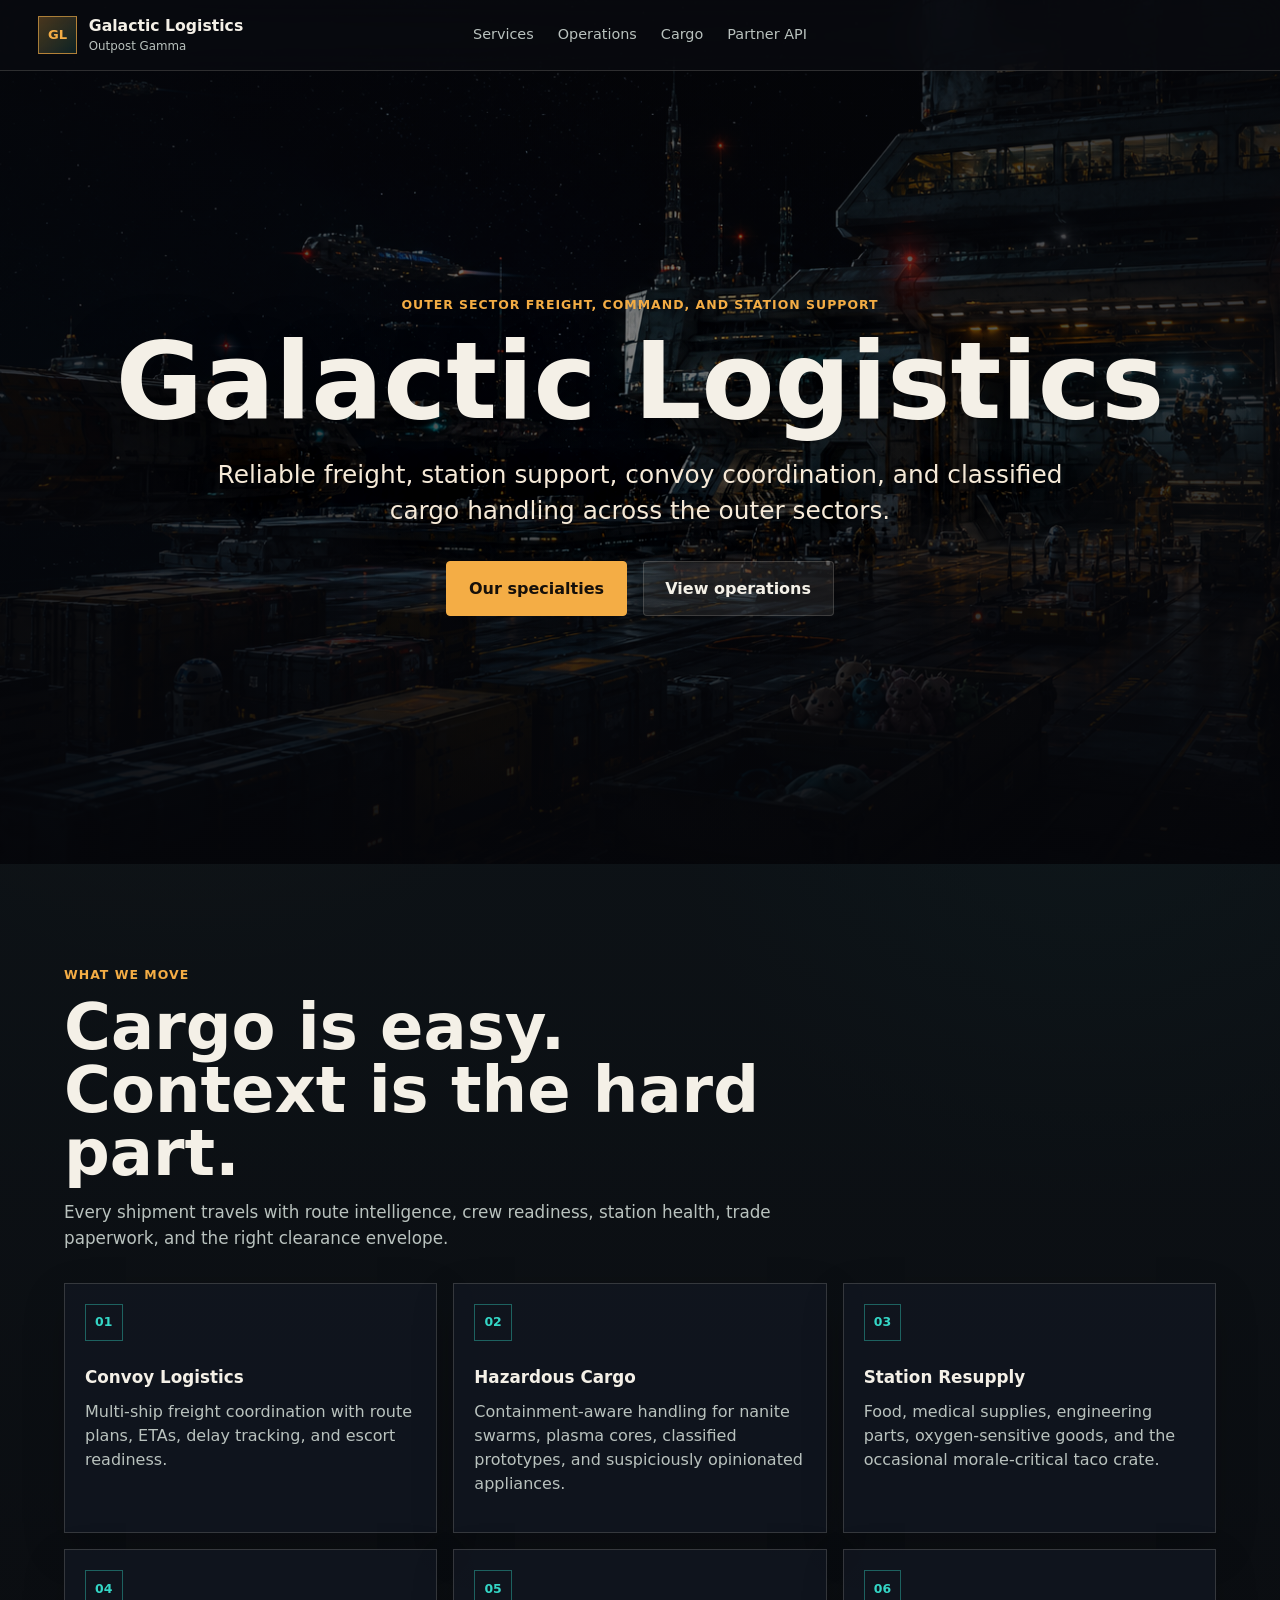
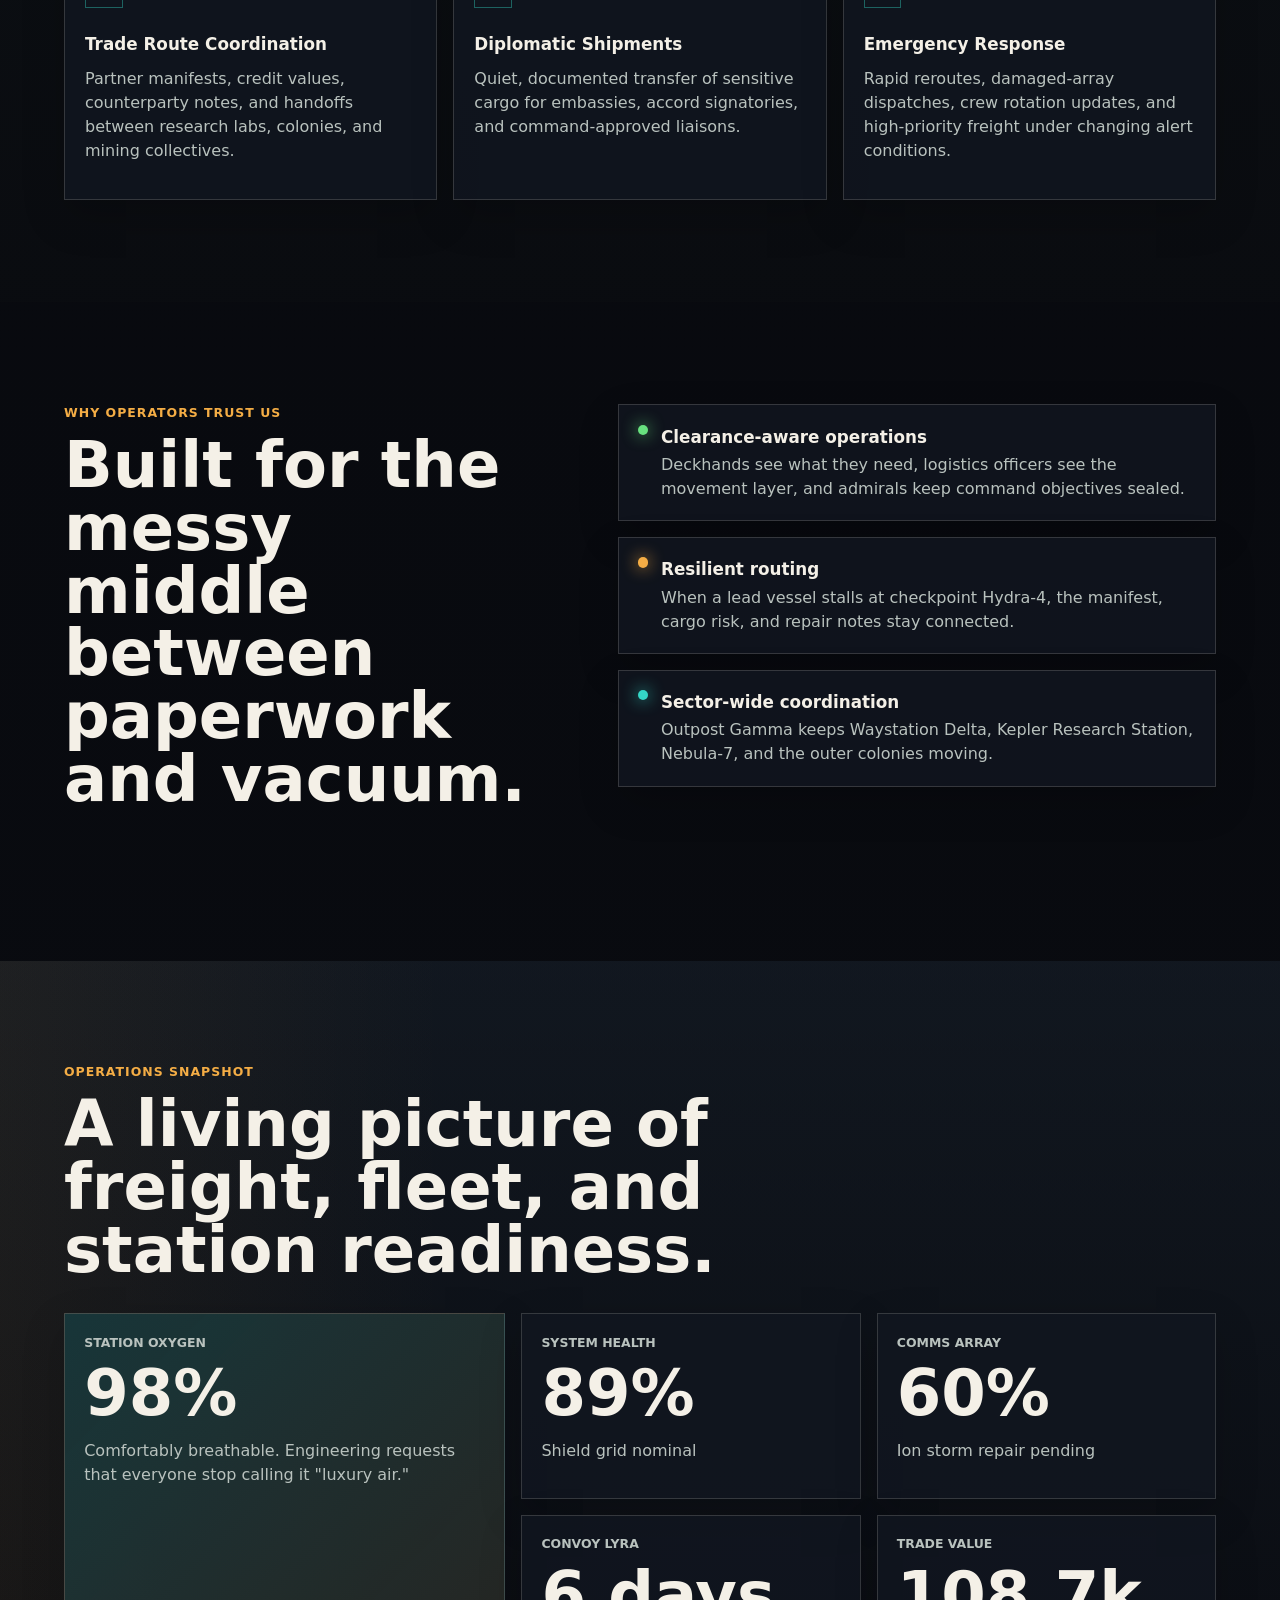
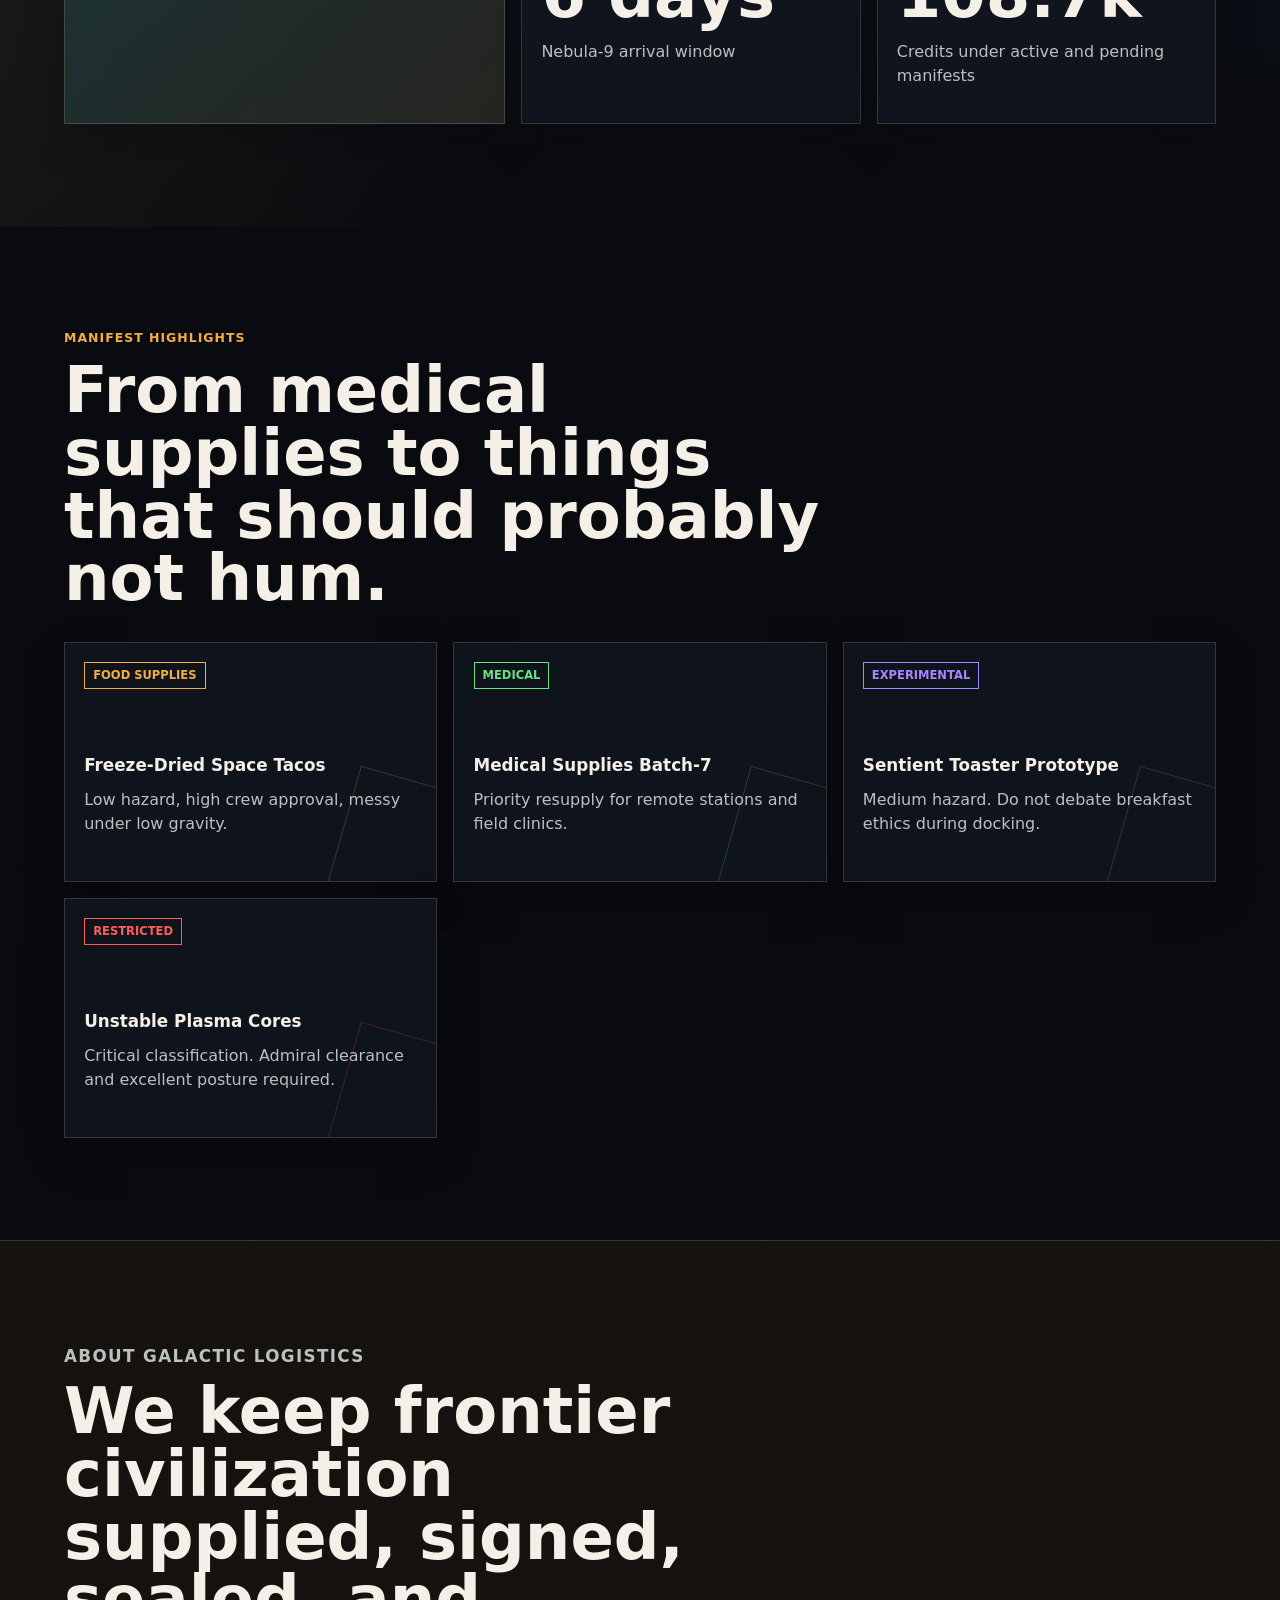
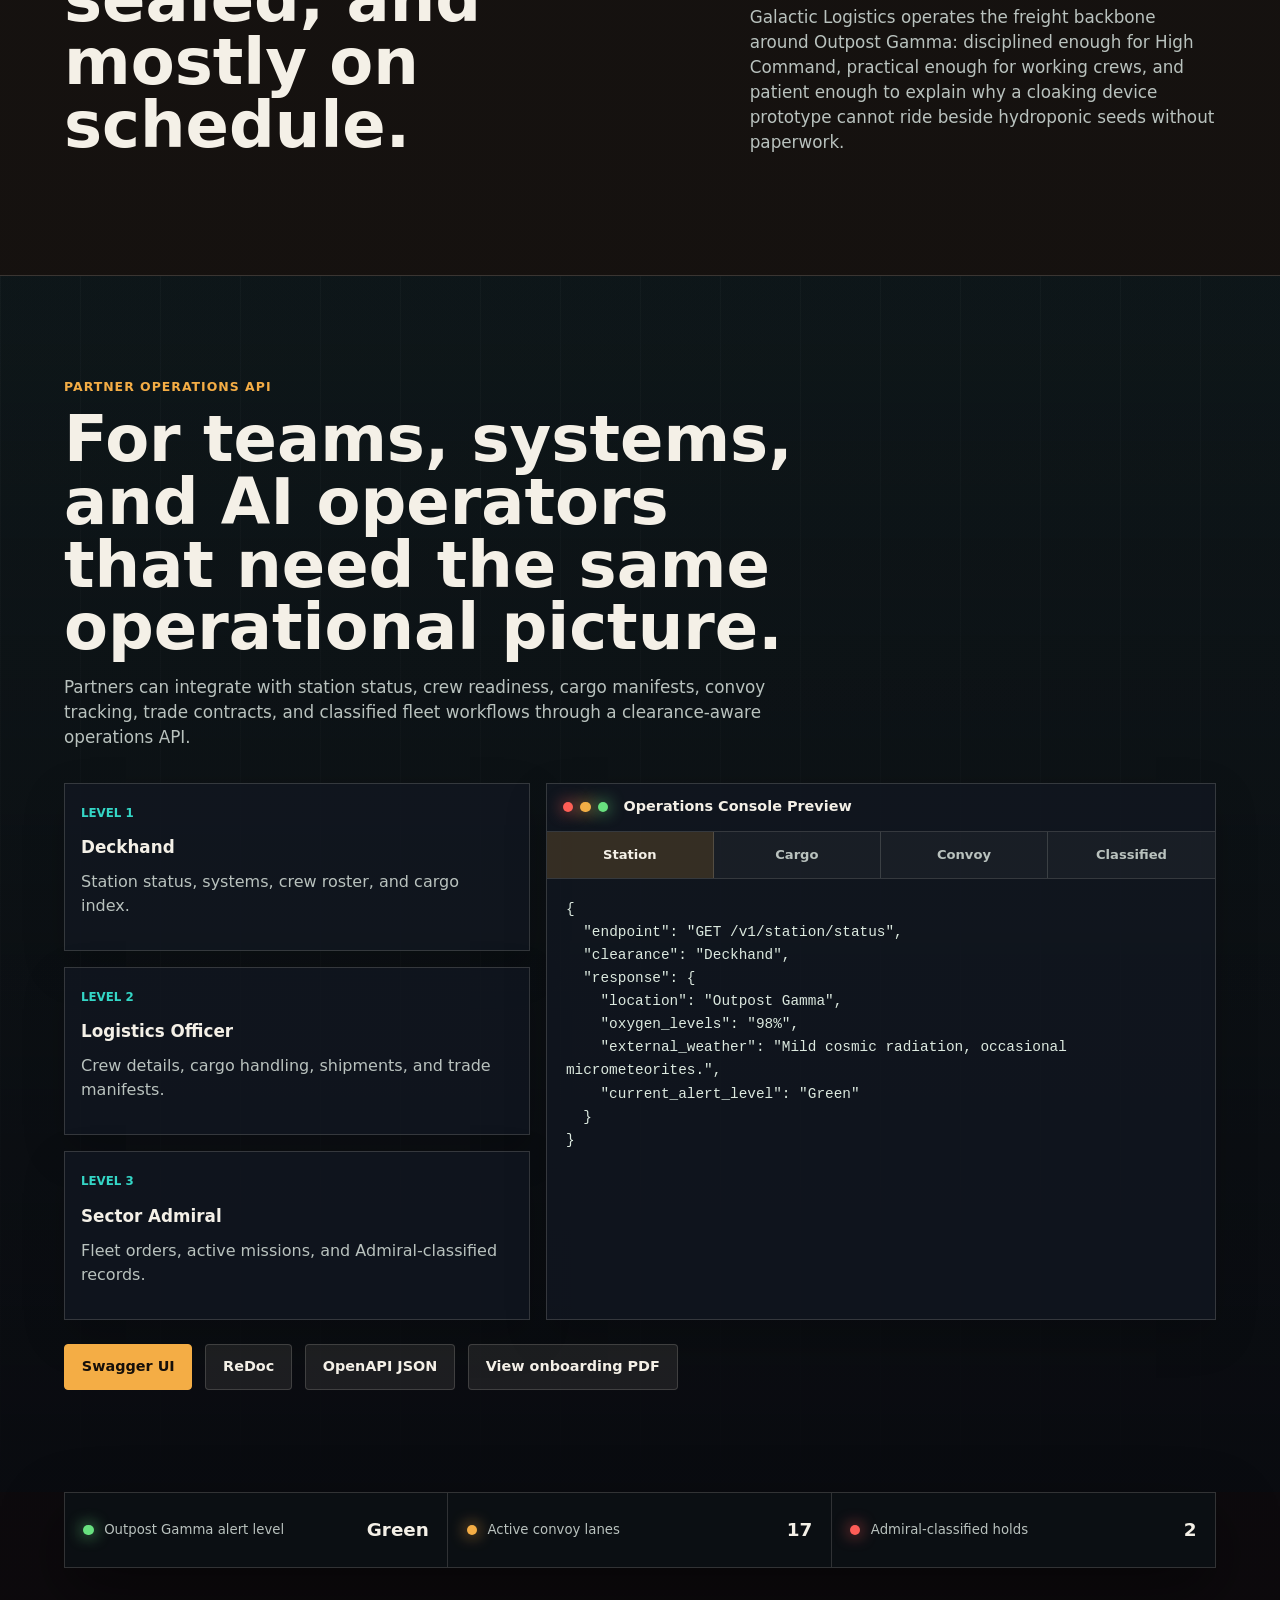
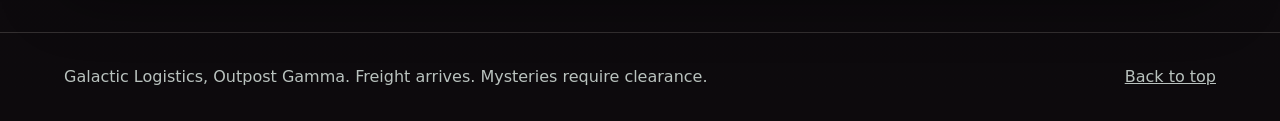
<file: site/index.html>
<!doctype html>
<html lang="en">
<head>
  <meta charset="utf-8">
  <meta name="viewport" content="width=device-width, initial-scale=1">
  <title>Galactic Logistics | Outpost Gamma</title>
  <meta name="description" content="Deep-space freight, station support, convoy coordination, and classified cargo handling across the outer sectors.">
  <link rel="stylesheet" href="styles.css">
</head>
<body>
  <header class="site-header" aria-label="Site header">
    <a class="brand" href="#top" aria-label="Galactic Logistics home">
      <span class="brand-mark" aria-hidden="true">GL</span>
      <span>
        <strong>Galactic Logistics</strong>
        <small>Outpost Gamma</small>
      </span>
    </a>
    <nav class="nav-links" aria-label="Primary navigation">
      <a href="#services">Services</a>
      <a href="#operations">Operations</a>
      <a href="#cargo">Cargo</a>
      <a href="#api">Partner API</a>
    </nav>
  </header>

  <main id="top">
    <section class="hero" aria-labelledby="hero-title">
      <img class="hero-image" src="assets/outpost-gamma-hero.png" alt="Outpost Gamma deep-space logistics hub with cargo ships and illuminated docking lanes.">
      <div class="hero-shade" aria-hidden="true"></div>
      <div class="hero-content">
        <p class="eyebrow">Outer sector freight, command, and station support</p>
        <h1 id="hero-title">Galactic Logistics</h1>
        <p class="hero-copy">Reliable freight, station support, convoy coordination, and classified cargo handling across the outer sectors.</p>
        <div class="hero-actions">
          <a class="button primary" href="#services">Our specialties</a>
          <a class="button secondary" href="#operations">View operations</a>
        </div>
      </div>
    </section>

    <section id="services" class="section services" aria-labelledby="services-title">
      <div class="section-heading">
        <p class="eyebrow">What we move</p>
        <h2 id="services-title">Cargo is easy. Context is the hard part.</h2>
        <p>Every shipment travels with route intelligence, crew readiness, station health, trade paperwork, and the right clearance envelope.</p>
      </div>
      <div class="service-grid">
        <article class="service-card">
          <span class="service-icon" aria-hidden="true">01</span>
          <h3>Convoy Logistics</h3>
          <p>Multi-ship freight coordination with route plans, ETAs, delay tracking, and escort readiness.</p>
        </article>
        <article class="service-card">
          <span class="service-icon" aria-hidden="true">02</span>
          <h3>Hazardous Cargo</h3>
          <p>Containment-aware handling for nanite swarms, plasma cores, classified prototypes, and suspiciously opinionated appliances.</p>
        </article>
        <article class="service-card">
          <span class="service-icon" aria-hidden="true">03</span>
          <h3>Station Resupply</h3>
          <p>Food, medical supplies, engineering parts, oxygen-sensitive goods, and the occasional morale-critical taco crate.</p>
        </article>
        <article class="service-card">
          <span class="service-icon" aria-hidden="true">04</span>
          <h3>Trade Route Coordination</h3>
          <p>Partner manifests, credit values, counterparty notes, and handoffs between research labs, colonies, and mining collectives.</p>
        </article>
        <article class="service-card">
          <span class="service-icon" aria-hidden="true">05</span>
          <h3>Diplomatic Shipments</h3>
          <p>Quiet, documented transfer of sensitive cargo for embassies, accord signatories, and command-approved liaisons.</p>
        </article>
        <article class="service-card">
          <span class="service-icon" aria-hidden="true">06</span>
          <h3>Emergency Response</h3>
          <p>Rapid reroutes, damaged-array dispatches, crew rotation updates, and high-priority freight under changing alert conditions.</p>
        </article>
      </div>
    </section>

    <section class="section split" aria-labelledby="trust-title">
      <div class="section-heading compact">
        <p class="eyebrow">Why operators trust us</p>
        <h2 id="trust-title">Built for the messy middle between paperwork and vacuum.</h2>
      </div>
      <div class="trust-list">
        <article>
          <span class="status-dot green"></span>
          <h3>Clearance-aware operations</h3>
          <p>Deckhands see what they need, logistics officers see the movement layer, and admirals keep command objectives sealed.</p>
        </article>
        <article>
          <span class="status-dot amber"></span>
          <h3>Resilient routing</h3>
          <p>When a lead vessel stalls at checkpoint Hydra-4, the manifest, cargo risk, and repair notes stay connected.</p>
        </article>
        <article>
          <span class="status-dot teal"></span>
          <h3>Sector-wide coordination</h3>
          <p>Outpost Gamma keeps Waystation Delta, Kepler Research Station, Nebula-7, and the outer colonies moving.</p>
        </article>
      </div>
    </section>

    <section id="operations" class="section operations" aria-labelledby="operations-title">
      <div class="section-heading">
        <p class="eyebrow">Operations snapshot</p>
        <h2 id="operations-title">A living picture of freight, fleet, and station readiness.</h2>
      </div>
      <div class="ops-board" aria-label="Operations metrics">
        <div class="metric large">
          <span>Station oxygen</span>
          <strong>98%</strong>
          <p>Comfortably breathable. Engineering requests that everyone stop calling it "luxury air."</p>
        </div>
        <div class="metric">
          <span>System health</span>
          <strong>89%</strong>
          <p>Shield grid nominal</p>
        </div>
        <div class="metric">
          <span>Comms array</span>
          <strong>60%</strong>
          <p>Ion storm repair pending</p>
        </div>
        <div class="metric">
          <span>Convoy Lyra</span>
          <strong>6 days</strong>
          <p>Nebula-9 arrival window</p>
        </div>
        <div class="metric">
          <span>Trade value</span>
          <strong>108.7k</strong>
          <p>Credits under active and pending manifests</p>
        </div>
      </div>
    </section>

    <section id="cargo" class="section cargo" aria-labelledby="cargo-title">
      <div class="section-heading">
        <p class="eyebrow">Manifest highlights</p>
        <h2 id="cargo-title">From medical supplies to things that should probably not hum.</h2>
      </div>
      <div class="cargo-grid">
        <article class="cargo-card food">
          <span>Food Supplies</span>
          <h3>Freeze-Dried Space Tacos</h3>
          <p>Low hazard, high crew approval, messy under low gravity.</p>
        </article>
        <article class="cargo-card medical">
          <span>Medical</span>
          <h3>Medical Supplies Batch-7</h3>
          <p>Priority resupply for remote stations and field clinics.</p>
        </article>
        <article class="cargo-card experimental">
          <span>Experimental</span>
          <h3>Sentient Toaster Prototype</h3>
          <p>Medium hazard. Do not debate breakfast ethics during docking.</p>
        </article>
        <article class="cargo-card restricted">
          <span>Restricted</span>
          <h3>Unstable Plasma Cores</h3>
          <p>Critical classification. Admiral clearance and excellent posture required.</p>
        </article>
      </div>
    </section>

    <section class="section about" aria-labelledby="about-title">
      <div>
        <p class="eyebrow">About Galactic Logistics</p>
        <h2 id="about-title">We keep frontier civilization supplied, signed, sealed, and mostly on schedule.</h2>
      </div>
      <p>Galactic Logistics operates the freight backbone around Outpost Gamma: disciplined enough for High Command, practical enough for working crews, and patient enough to explain why a cloaking device prototype cannot ride beside hydroponic seeds without paperwork.</p>
    </section>

    <section id="api" class="section api-section" aria-labelledby="api-title">
      <div class="section-heading">
        <p class="eyebrow">Partner operations API</p>
        <h2 id="api-title">For teams, systems, and AI operators that need the same operational picture.</h2>
        <p>Partners can integrate with station status, crew readiness, cargo manifests, convoy tracking, trade contracts, and classified fleet workflows through a clearance-aware operations API.</p>
      </div>

      <div class="api-layout">
        <div class="clearance">
          <article>
            <span>Level 1</span>
            <h3>Deckhand</h3>
            <p>Station status, systems, crew roster, and cargo index.</p>
          </article>
          <article>
            <span>Level 2</span>
            <h3>Logistics Officer</h3>
            <p>Crew details, cargo handling, shipments, and trade manifests.</p>
          </article>
          <article>
            <span>Level 3</span>
            <h3>Sector Admiral</h3>
            <p>Fleet orders, active missions, and Admiral-classified records.</p>
          </article>
        </div>

        <div class="console" aria-label="Static API console preview">
          <div class="console-header">
            <span class="window-dot red"></span>
            <span class="window-dot amber"></span>
            <span class="window-dot green"></span>
            <strong>Operations Console Preview</strong>
          </div>
          <div class="console-tabs" role="tablist" aria-label="Mock API responses">
            <button class="tab active" type="button" data-panel="station" role="tab" aria-selected="true">Station</button>
            <button class="tab" type="button" data-panel="cargo" role="tab" aria-selected="false">Cargo</button>
            <button class="tab" type="button" data-panel="convoy" role="tab" aria-selected="false">Convoy</button>
            <button class="tab" type="button" data-panel="classified" role="tab" aria-selected="false">Classified</button>
          </div>
          <pre class="console-output" id="console-output" aria-live="polite"></pre>
        </div>
      </div>

      <div class="docs-links" aria-label="API documentation links">
        <a class="button primary" href="/docs">Swagger UI</a>
        <a class="button secondary" href="/redoc">ReDoc</a>
        <a class="button secondary" href="/openapi.json">OpenAPI JSON</a>
        <a class="button secondary" href="/docs/Galactic-Logistics-API-Onboarding.pdf" target="_blank" rel="noopener">View onboarding PDF</a>
      </div>
    </section>

    <aside class="ops-strip" aria-label="Current operations snapshot">
      <div>
        <span class="status-dot green"></span>
        <span>Outpost Gamma alert level</span>
        <strong>Green</strong>
      </div>
      <div>
        <span class="status-dot amber"></span>
        <span>Active convoy lanes</span>
        <strong>17</strong>
      </div>
      <div>
        <span class="status-dot red"></span>
        <span>Admiral-classified holds</span>
        <strong>2</strong>
      </div>
    </aside>
  </main>

  <footer class="site-footer">
    <p>Galactic Logistics, Outpost Gamma. Freight arrives. Mysteries require clearance.</p>
    <a href="#top">Back to top</a>
  </footer>

  <script src="app.js"></script>
</body>
</html>
</file>
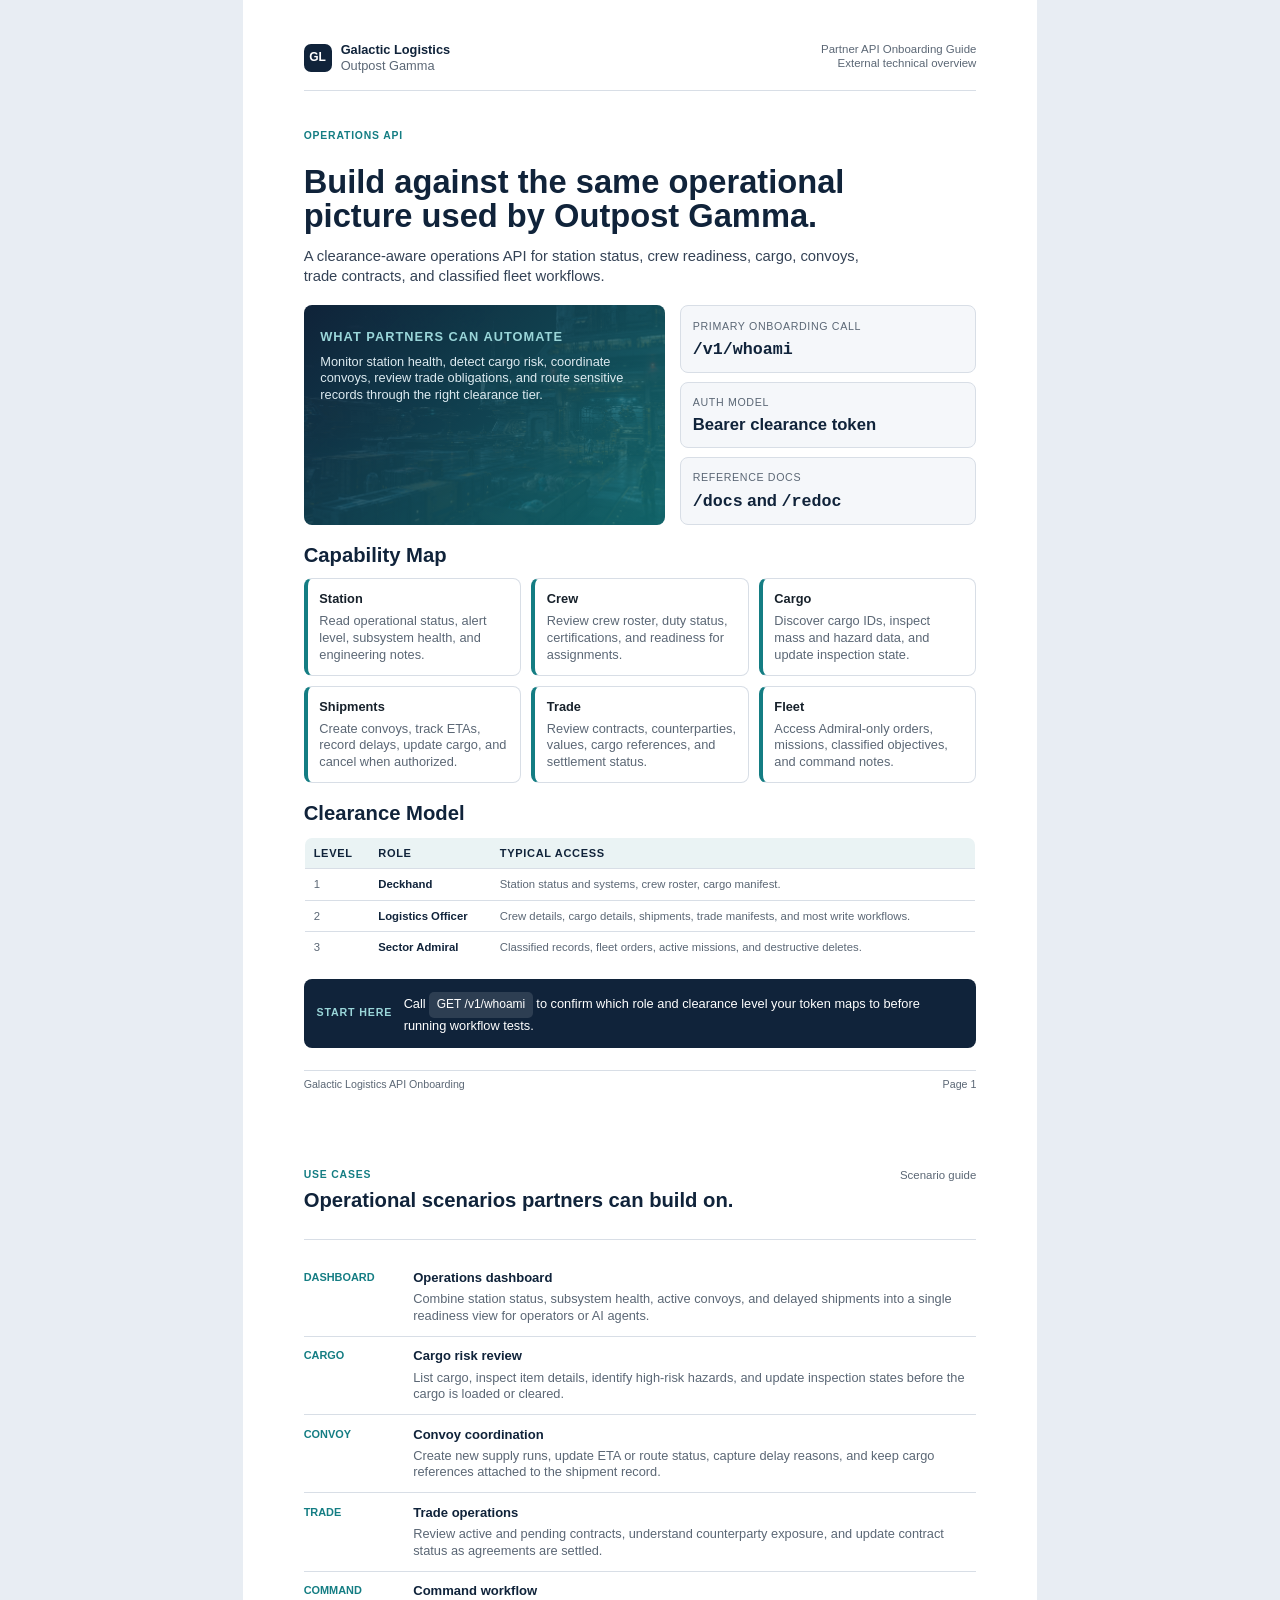
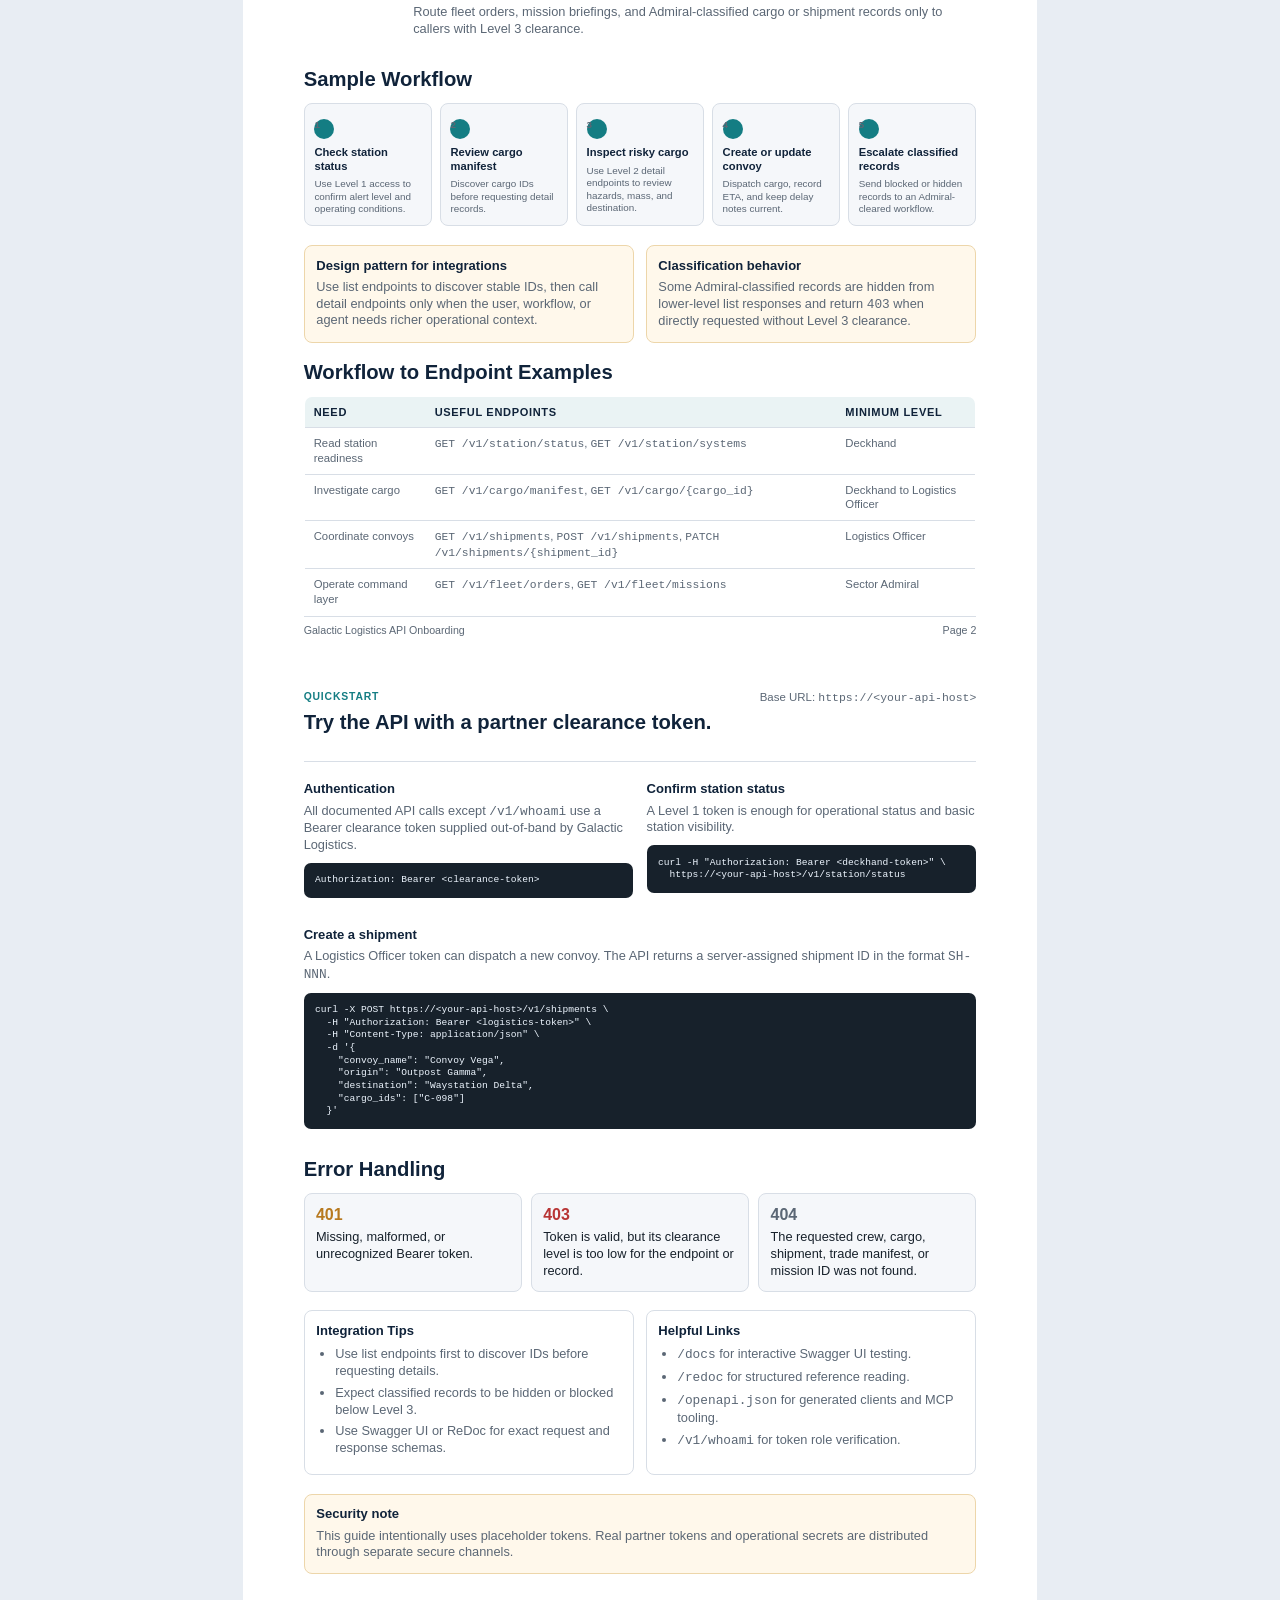
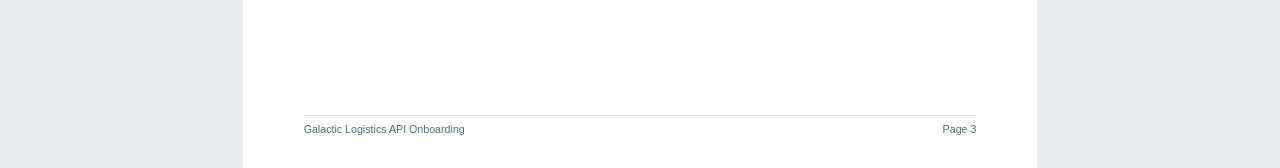
<file: docs/galactic-logistics-api-onboarding.html>
<!doctype html>
<html lang="en">
<head>
  <meta charset="utf-8">
  <meta name="viewport" content="width=device-width, initial-scale=1">
  <title>Galactic Logistics API Onboarding Guide</title>
  <style>
    @page {
      size: A4;
      margin: 0;
    }

    * {
      box-sizing: border-box;
    }

    :root {
      color-scheme: light;
      --ink: #17212b;
      --muted: #5b6775;
      --line: #d8dee6;
      --panel: #f5f7fa;
      --deep: #10233a;
      --teal: #147d83;
      --gold: #b7791f;
      --red: #b83535;
      --green: #2f855a;
      --white: #ffffff;
    }

    html,
    body {
      margin: 0;
      padding: 0;
      background: #e8edf3;
      color: var(--ink);
      font-family: "Segoe UI", Arial, sans-serif;
      font-size: 9.6pt;
      line-height: 1.3;
    }

    body {
      -webkit-print-color-adjust: exact;
      print-color-adjust: exact;
    }

    .page {
      width: 210mm;
      height: 297mm;
      margin: 0 auto;
      padding: 12mm 16mm 8mm;
      background: var(--white);
      page-break-after: always;
      position: relative;
      display: flex;
      flex-direction: column;
      overflow: hidden;
    }

    .page:last-child {
      page-break-after: auto;
    }

    .masthead {
      display: grid;
      grid-template-columns: 1fr auto;
      gap: 12mm;
      align-items: start;
      padding-bottom: 4mm;
      border-bottom: 1px solid var(--line);
    }

    .brand {
      display: flex;
      gap: 9px;
      align-items: center;
      color: var(--deep);
      font-weight: 700;
      letter-spacing: 0;
    }

    .brand-mark {
      display: inline-grid;
      width: 28px;
      height: 28px;
      place-items: center;
      border-radius: 7px;
      background: var(--deep);
      color: var(--white);
      font-size: 9pt;
    }

    .doc-meta {
      color: var(--muted);
      font-size: 8.6pt;
      text-align: right;
    }

    h1,
    h2,
    h3,
    p {
      margin: 0;
    }

    h1 {
      margin-top: 6mm;
      max-width: 148mm;
      font-size: 24.5pt;
      line-height: 1.03;
      color: var(--deep);
      letter-spacing: 0;
    }

    h2 {
      margin-bottom: 3.2mm;
      color: var(--deep);
      font-size: 15.2pt;
      line-height: 1.12;
      letter-spacing: 0;
    }

    h3 {
      margin-bottom: 1.5mm;
      color: var(--deep);
      font-size: 9.8pt;
      line-height: 1.2;
    }

    .kicker {
      color: var(--teal);
      font-size: 7.8pt;
      font-weight: 700;
      letter-spacing: .08em;
      text-transform: uppercase;
    }

    .lede {
      margin-top: 4mm;
      max-width: 154mm;
      color: #344255;
      font-size: 11.1pt;
      line-height: 1.32;
    }

    .section {
      margin-top: 5mm;
    }

    .grid-2 {
      display: grid;
      grid-template-columns: 1fr 1fr;
      gap: 3mm;
    }

    .grid-3 {
      display: grid;
      grid-template-columns: repeat(3, 1fr);
      gap: 2.6mm;
    }

    .card {
      min-height: 19mm;
      padding: 3.1mm;
      border: 1px solid var(--line);
      border-radius: 8px;
      background: var(--white);
    }

    .card p,
    .note p,
    .scenario p,
    td,
    li {
      color: var(--muted);
    }

    .capability-card {
      border-left: 4px solid var(--teal);
    }

    .capability-card strong {
      display: block;
      margin-bottom: 1.5mm;
      color: var(--ink);
    }

    table {
      width: 100%;
      border-collapse: collapse;
      border: 1px solid var(--line);
      border-radius: 8px;
      overflow: hidden;
      font-size: 8.5pt;
    }

    th,
    td {
      padding: 2.1mm 2.4mm;
      border-bottom: 1px solid var(--line);
      text-align: left;
      vertical-align: top;
    }

    tr:last-child td {
      border-bottom: 0;
    }

    th {
      background: #eaf3f4;
      color: var(--deep);
      font-size: 8.3pt;
      text-transform: uppercase;
      letter-spacing: .06em;
    }

    .role {
      color: var(--deep);
      font-weight: 700;
    }

    .callout {
      display: grid;
      grid-template-columns: auto 1fr;
      gap: 3mm;
      align-items: center;
      margin-top: 4mm;
      padding: 3.4mm;
      border-radius: 8px;
      background: var(--deep);
      color: var(--white);
    }

    .callout .label {
      color: #9ad6d9;
      font-size: 8pt;
      font-weight: 700;
      letter-spacing: .08em;
      text-transform: uppercase;
    }

    code,
    pre {
      font-family: "Cascadia Mono", Consolas, monospace;
    }

    .endpoint {
      display: inline-block;
      padding: 1.4mm 2mm;
      border-radius: 5px;
      background: rgba(255, 255, 255, .12);
      color: var(--white);
      font-size: 9pt;
    }

    .scenario {
      display: grid;
      grid-template-columns: 26mm 1fr;
      gap: 3mm;
      padding: 3mm 0;
      border-bottom: 1px solid var(--line);
    }

    .scenario:last-child {
      border-bottom: 0;
    }

    .scenario-tag {
      color: var(--teal);
      font-size: 8.2pt;
      font-weight: 700;
      text-transform: uppercase;
    }

    .workflow {
      display: grid;
      grid-template-columns: repeat(5, 1fr);
      gap: 2mm;
      margin-top: 3mm;
    }

    .step {
      min-height: 25mm;
      padding: 2.6mm;
      border-radius: 8px;
      background: var(--panel);
      border: 1px solid var(--line);
    }

    .step-number {
      display: inline-grid;
      width: 20px;
      height: 20px;
      place-items: center;
      margin-bottom: 2mm;
      border-radius: 50%;
      background: var(--teal);
      color: var(--white);
      font-size: 8pt;
      font-weight: 700;
    }

    .step strong {
      display: block;
      color: var(--deep);
      font-size: 8.4pt;
      line-height: 1.2;
    }

    .step span {
      display: block;
      margin-top: 1.4mm;
      color: var(--muted);
      font-size: 7.4pt;
      line-height: 1.25;
    }

    .quickstart {
      display: grid;
      grid-template-columns: 1fr 1fr;
      gap: 3.5mm;
      align-items: start;
    }

    .code-block {
      margin-top: 2.5mm;
      padding: 3mm;
      border-radius: 7px;
      background: #17212b;
      color: #eef6ff;
      font-size: 7.2pt;
      line-height: 1.32;
      white-space: pre-wrap;
    }

    .mini-list {
      margin: 2mm 0 0;
      padding-left: 5mm;
    }

    .mini-list li {
      margin-bottom: 1.4mm;
    }

    .status-grid {
      display: grid;
      grid-template-columns: repeat(3, 1fr);
      gap: 2.4mm;
    }

    .status-card {
      padding: 3mm;
      border-radius: 8px;
      background: var(--panel);
      border: 1px solid var(--line);
    }

    .status-code {
      display: block;
      margin-bottom: 1mm;
      font-size: 12pt;
      font-weight: 800;
    }

    .status-code.warn {
      color: var(--gold);
    }

    .status-code.blocked {
      color: var(--red);
    }

    .status-code.missing {
      color: var(--muted);
    }

    .footer {
      display: flex;
      justify-content: space-between;
      margin-top: auto;
      padding-top: 2mm;
      border-top: 1px solid var(--line);
      color: var(--muted);
      font-size: 8pt;
    }

    .page-cover {
      padding-top: 11mm;
    }

    .cover-band {
      margin-top: 5mm;
      display: grid;
      grid-template-columns: 1.1fr .9fr;
      gap: 4mm;
      align-items: stretch;
    }

    .hero-panel {
      min-height: 42mm;
      padding: 4.4mm;
      border-radius: 8px;
      background:
        linear-gradient(135deg, rgba(16, 35, 58, .96), rgba(20, 125, 131, .78)),
        url("../site/assets/outpost-gamma-hero.png") center / cover;
      color: var(--white);
    }

    .hero-panel p {
      max-width: 86mm;
      margin-top: 2mm;
      color: #dceaf0;
      font-size: 9.6pt;
    }

    .hero-metric {
      display: grid;
      gap: 2.3mm;
    }

    .metric {
      padding: 3mm;
      border-radius: 8px;
      background: var(--panel);
      border: 1px solid var(--line);
    }

    .metric span {
      color: var(--muted);
      font-size: 8pt;
      text-transform: uppercase;
      letter-spacing: .06em;
    }

    .metric strong {
      display: block;
      margin-top: 1mm;
      color: var(--deep);
      font-size: 12.5pt;
    }

    .note {
      padding: 3.1mm;
      border-radius: 8px;
      background: #fff8eb;
      border: 1px solid #edd6aa;
    }

    @media print {
      html,
      body {
        background: var(--white);
      }

      .page {
        margin: 0;
        box-shadow: none;
      }
    }
  </style>
</head>
<body>
  <article class="page page-cover">
    <header class="masthead">
      <div class="brand">
        <span class="brand-mark">GL</span>
        <span>Galactic Logistics<br><span style="font-weight: 500; color: var(--muted);">Outpost Gamma</span></span>
      </div>
      <div class="doc-meta">
        Partner API Onboarding Guide<br>
        External technical overview
      </div>
    </header>

    <p class="kicker" style="margin-top: 10mm;">Operations API</p>
    <h1>Build against the same operational picture used by Outpost Gamma.</h1>
    <p class="lede">A clearance-aware operations API for station status, crew readiness, cargo, convoys, trade contracts, and classified fleet workflows.</p>

    <section class="cover-band">
      <div class="hero-panel">
        <p class="kicker" style="color: #9ad6d9;">What partners can automate</p>
        <p>Monitor station health, detect cargo risk, coordinate convoys, review trade obligations, and route sensitive records through the right clearance tier.</p>
      </div>
      <div class="hero-metric">
        <div class="metric"><span>Primary onboarding call</span><strong><code>/v1/whoami</code></strong></div>
        <div class="metric"><span>Auth model</span><strong>Bearer clearance token</strong></div>
        <div class="metric"><span>Reference docs</span><strong><code>/docs</code> and <code>/redoc</code></strong></div>
      </div>
    </section>

    <section class="section">
      <h2>Capability Map</h2>
      <div class="grid-3">
        <div class="card capability-card"><strong>Station</strong><p>Read operational status, alert level, subsystem health, and engineering notes.</p></div>
        <div class="card capability-card"><strong>Crew</strong><p>Review crew roster, duty status, certifications, and readiness for assignments.</p></div>
        <div class="card capability-card"><strong>Cargo</strong><p>Discover cargo IDs, inspect mass and hazard data, and update inspection state.</p></div>
        <div class="card capability-card"><strong>Shipments</strong><p>Create convoys, track ETAs, record delays, update cargo, and cancel when authorized.</p></div>
        <div class="card capability-card"><strong>Trade</strong><p>Review contracts, counterparties, values, cargo references, and settlement status.</p></div>
        <div class="card capability-card"><strong>Fleet</strong><p>Access Admiral-only orders, missions, classified objectives, and command notes.</p></div>
      </div>
    </section>

    <section class="section">
      <h2>Clearance Model</h2>
      <table>
        <thead>
          <tr><th>Level</th><th>Role</th><th>Typical Access</th></tr>
        </thead>
        <tbody>
          <tr><td>1</td><td class="role">Deckhand</td><td>Station status and systems, crew roster, cargo manifest.</td></tr>
          <tr><td>2</td><td class="role">Logistics Officer</td><td>Crew details, cargo details, shipments, trade manifests, and most write workflows.</td></tr>
          <tr><td>3</td><td class="role">Sector Admiral</td><td>Classified records, fleet orders, active missions, and destructive deletes.</td></tr>
        </tbody>
      </table>
      <div class="callout">
        <span class="label">Start here</span>
        <span>Call <span class="endpoint">GET /v1/whoami</span> to confirm which role and clearance level your token maps to before running workflow tests.</span>
      </div>
    </section>

    <footer class="footer">
      <span>Galactic Logistics API Onboarding</span>
      <span>Page 1</span>
    </footer>
  </article>

  <article class="page">
    <header class="masthead">
      <div>
        <p class="kicker">Use Cases</p>
        <h2 style="margin-top: 2mm;">Operational scenarios partners can build on.</h2>
      </div>
      <div class="doc-meta">Scenario guide</div>
    </header>

    <section class="section">
      <div class="scenario">
        <div class="scenario-tag">Dashboard</div>
        <div><h3>Operations dashboard</h3><p>Combine station status, subsystem health, active convoys, and delayed shipments into a single readiness view for operators or AI agents.</p></div>
      </div>
      <div class="scenario">
        <div class="scenario-tag">Cargo</div>
        <div><h3>Cargo risk review</h3><p>List cargo, inspect item details, identify high-risk hazards, and update inspection states before the cargo is loaded or cleared.</p></div>
      </div>
      <div class="scenario">
        <div class="scenario-tag">Convoy</div>
        <div><h3>Convoy coordination</h3><p>Create new supply runs, update ETA or route status, capture delay reasons, and keep cargo references attached to the shipment record.</p></div>
      </div>
      <div class="scenario">
        <div class="scenario-tag">Trade</div>
        <div><h3>Trade operations</h3><p>Review active and pending contracts, understand counterparty exposure, and update contract status as agreements are settled.</p></div>
      </div>
      <div class="scenario">
        <div class="scenario-tag">Command</div>
        <div><h3>Command workflow</h3><p>Route fleet orders, mission briefings, and Admiral-classified cargo or shipment records only to callers with Level 3 clearance.</p></div>
      </div>
    </section>

    <section class="section">
      <h2>Sample Workflow</h2>
      <div class="workflow">
        <div class="step"><span class="step-number">1</span><strong>Check station status</strong><span>Use Level 1 access to confirm alert level and operating conditions.</span></div>
        <div class="step"><span class="step-number">2</span><strong>Review cargo manifest</strong><span>Discover cargo IDs before requesting detail records.</span></div>
        <div class="step"><span class="step-number">3</span><strong>Inspect risky cargo</strong><span>Use Level 2 detail endpoints to review hazards, mass, and destination.</span></div>
        <div class="step"><span class="step-number">4</span><strong>Create or update convoy</strong><span>Dispatch cargo, record ETA, and keep delay notes current.</span></div>
        <div class="step"><span class="step-number">5</span><strong>Escalate classified records</strong><span>Send blocked or hidden records to an Admiral-cleared workflow.</span></div>
      </div>
    </section>

    <section class="section grid-2">
      <div class="note">
        <h3>Design pattern for integrations</h3>
        <p>Use list endpoints to discover stable IDs, then call detail endpoints only when the user, workflow, or agent needs richer operational context.</p>
      </div>
      <div class="note">
        <h3>Classification behavior</h3>
        <p>Some Admiral-classified records are hidden from lower-level list responses and return <code>403</code> when directly requested without Level 3 clearance.</p>
      </div>
    </section>

    <section class="section">
      <h2>Workflow to Endpoint Examples</h2>
      <table>
        <thead>
          <tr><th>Need</th><th>Useful endpoints</th><th>Minimum level</th></tr>
        </thead>
        <tbody>
          <tr><td>Read station readiness</td><td><code>GET /v1/station/status</code>, <code>GET /v1/station/systems</code></td><td>Deckhand</td></tr>
          <tr><td>Investigate cargo</td><td><code>GET /v1/cargo/manifest</code>, <code>GET /v1/cargo/{cargo_id}</code></td><td>Deckhand to Logistics Officer</td></tr>
          <tr><td>Coordinate convoys</td><td><code>GET /v1/shipments</code>, <code>POST /v1/shipments</code>, <code>PATCH /v1/shipments/{shipment_id}</code></td><td>Logistics Officer</td></tr>
          <tr><td>Operate command layer</td><td><code>GET /v1/fleet/orders</code>, <code>GET /v1/fleet/missions</code></td><td>Sector Admiral</td></tr>
        </tbody>
      </table>
    </section>

    <footer class="footer">
      <span>Galactic Logistics API Onboarding</span>
      <span>Page 2</span>
    </footer>
  </article>

  <article class="page">
    <header class="masthead">
      <div>
        <p class="kicker">Quickstart</p>
        <h2 style="margin-top: 2mm;">Try the API with a partner clearance token.</h2>
      </div>
      <div class="doc-meta">Base URL: <code>https://&lt;your-api-host&gt;</code></div>
    </header>

    <section class="section quickstart">
      <div>
        <h3>Authentication</h3>
        <p style="color: var(--muted);">All documented API calls except <code>/v1/whoami</code> use a Bearer clearance token supplied out-of-band by Galactic Logistics.</p>
        <pre class="code-block">Authorization: Bearer &lt;clearance-token&gt;</pre>
      </div>
      <div>
        <h3>Confirm station status</h3>
        <p style="color: var(--muted);">A Level 1 token is enough for operational status and basic station visibility.</p>
        <pre class="code-block">curl -H "Authorization: Bearer &lt;deckhand-token&gt;" \
  https://&lt;your-api-host&gt;/v1/station/status</pre>
      </div>
    </section>

    <section class="section">
      <h3>Create a shipment</h3>
      <p style="color: var(--muted);">A Logistics Officer token can dispatch a new convoy. The API returns a server-assigned shipment ID in the format <code>SH-NNN</code>.</p>
      <pre class="code-block">curl -X POST https://&lt;your-api-host&gt;/v1/shipments \
  -H "Authorization: Bearer &lt;logistics-token&gt;" \
  -H "Content-Type: application/json" \
  -d '{
    "convoy_name": "Convoy Vega",
    "origin": "Outpost Gamma",
    "destination": "Waystation Delta",
    "cargo_ids": ["C-098"]
  }'</pre>
    </section>

    <section class="section">
      <h2>Error Handling</h2>
      <div class="status-grid">
        <div class="status-card"><span class="status-code warn">401</span><p>Missing, malformed, or unrecognized Bearer token.</p></div>
        <div class="status-card"><span class="status-code blocked">403</span><p>Token is valid, but its clearance level is too low for the endpoint or record.</p></div>
        <div class="status-card"><span class="status-code missing">404</span><p>The requested crew, cargo, shipment, trade manifest, or mission ID was not found.</p></div>
      </div>
    </section>

    <section class="section grid-2">
      <div class="card">
        <h3>Integration Tips</h3>
        <ul class="mini-list">
          <li>Use list endpoints first to discover IDs before requesting details.</li>
          <li>Expect classified records to be hidden or blocked below Level 3.</li>
          <li>Use Swagger UI or ReDoc for exact request and response schemas.</li>
        </ul>
      </div>
      <div class="card">
        <h3>Helpful Links</h3>
        <ul class="mini-list">
          <li><code>/docs</code> for interactive Swagger UI testing.</li>
          <li><code>/redoc</code> for structured reference reading.</li>
          <li><code>/openapi.json</code> for generated clients and MCP tooling.</li>
          <li><code>/v1/whoami</code> for token role verification.</li>
        </ul>
      </div>
    </section>

    <section class="section note">
      <h3>Security note</h3>
      <p>This guide intentionally uses placeholder tokens. Real partner tokens and operational secrets are distributed through separate secure channels.</p>
    </section>

    <footer class="footer">
      <span>Galactic Logistics API Onboarding</span>
      <span>Page 3</span>
    </footer>
  </article>
</body>
</html>
</file>
<file: site/styles.css>
:root {
  --bg: #090b10;
  --panel: #111720;
  --panel-strong: #18212c;
  --text: #f4f0e7;
  --muted: #b9c2be;
  --line: rgba(244, 240, 231, 0.16);
  --amber: #f4ad45;
  --teal: #34d6c6;
  --red: #ff5d57;
  --green: #68e17f;
  --violet: #a786ff;
  --shadow: rgba(0, 0, 0, 0.45);
  color-scheme: dark;
}

* {
  box-sizing: border-box;
}

html {
  scroll-behavior: smooth;
}

body {
  margin: 0;
  background:
    radial-gradient(circle at 15% 8%, rgba(244, 173, 69, 0.12), transparent 28rem),
    radial-gradient(circle at 85% 12%, rgba(52, 214, 198, 0.1), transparent 26rem),
    linear-gradient(180deg, #07080d 0%, var(--bg) 45%, #0d0a0d 100%);
  color: var(--text);
  font-family: Inter, ui-sans-serif, system-ui, -apple-system, BlinkMacSystemFont, "Segoe UI", sans-serif;
  line-height: 1.5;
}

img {
  max-width: 100%;
  display: block;
}

a {
  color: inherit;
}

.site-header {
  position: fixed;
  inset: 0 0 auto 0;
  z-index: 20;
  display: grid;
  grid-template-columns: minmax(0, 1fr) auto minmax(0, 1fr);
  align-items: center;
  gap: 1.5rem;
  padding: 0.9rem clamp(1rem, 3vw, 2.5rem);
  background: rgba(9, 11, 16, 0.78);
  border-bottom: 1px solid var(--line);
  backdrop-filter: blur(18px);
}

.brand {
  display: inline-flex;
  align-items: center;
  justify-self: start;
  gap: 0.75rem;
  min-width: 0;
  text-decoration: none;
}

.brand-mark {
  display: grid;
  place-items: center;
  width: 2.4rem;
  height: 2.4rem;
  border: 1px solid rgba(244, 173, 69, 0.65);
  background: linear-gradient(135deg, rgba(244, 173, 69, 0.28), rgba(52, 214, 198, 0.12));
  color: var(--amber);
  font-weight: 800;
  font-size: 0.82rem;
}

.brand strong,
.brand small {
  display: block;
}

.brand strong {
  font-size: 0.98rem;
  letter-spacing: 0;
}

.brand small {
  color: var(--muted);
  font-size: 0.74rem;
}

.nav-links {
  display: flex;
  align-items: center;
  justify-self: center;
  gap: clamp(0.75rem, 2vw, 1.5rem);
  color: var(--muted);
  font-size: 0.9rem;
}

.nav-links a {
  text-decoration: none;
}

.nav-links a:hover {
  color: var(--text);
}

.hero {
  position: relative;
  min-height: 96vh;
  display: grid;
  align-items: center;
  justify-items: center;
  padding: 8rem clamp(1rem, 5vw, 5rem) 5rem;
  overflow: hidden;
}

.hero-image,
.hero-shade {
  position: absolute;
  inset: 0;
  width: 100%;
  height: 100%;
}

.hero-image {
  object-fit: cover;
  filter: saturate(1.08) contrast(1.05);
}

.hero-shade {
  background:
    radial-gradient(circle at 50% 48%, rgba(5, 6, 10, 0.34) 0%, rgba(5, 6, 10, 0.58) 42%, rgba(5, 6, 10, 0.86) 100%),
    linear-gradient(180deg, rgba(5, 6, 10, 0.34) 0%, rgba(5, 6, 10, 0.12) 42%, rgba(5, 6, 10, 0.88) 100%);
}

.hero-content {
  position: relative;
  z-index: 2;
  max-width: 78rem;
  margin-inline: auto;
  text-align: center;
}

.eyebrow {
  margin: 0 0 0.7rem;
  color: var(--amber);
  font-size: 0.78rem;
  font-weight: 800;
  letter-spacing: 0.08em;
  text-transform: uppercase;
}

h1,
h2,
h3,
p {
  margin-top: 0;
}

h1 {
  margin-bottom: 1.25rem;
  max-width: 100%;
  font-size: 6.65rem;
  line-height: 1.05;
  letter-spacing: 0;
  white-space: nowrap;
  text-shadow: 0 1.2rem 3.5rem rgba(0, 0, 0, 0.7);
}

h2 {
  margin-bottom: 1rem;
  max-width: 17ch;
  font-size: clamp(2.2rem, 5vw, 4.4rem);
  line-height: 0.98;
  letter-spacing: 0;
}

h3 {
  margin-bottom: 0.6rem;
  font-size: 1.05rem;
}

.hero-copy {
  max-width: 56rem;
  margin-inline: auto;
  color: #f6ead8;
  font-size: 1.55rem;
  line-height: 1.45;
  text-shadow: 0 0.7rem 2rem rgba(0, 0, 0, 0.72);
}

.hero-actions,
.docs-links {
  display: flex;
  flex-wrap: wrap;
  gap: 0.8rem;
  margin-top: 1.5rem;
}

.hero-actions {
  justify-content: center;
  gap: 1rem;
  margin-top: 2rem;
}

.hero-actions .button {
  min-height: 3.35rem;
  padding: 0.9rem 1.35rem;
  font-size: 1rem;
}

.button {
  display: inline-flex;
  align-items: center;
  justify-content: center;
  min-height: 2.8rem;
  padding: 0.7rem 1.05rem;
  border: 1px solid var(--line);
  border-radius: 4px;
  text-decoration: none;
  font-weight: 800;
  font-size: 0.9rem;
}

.button.primary {
  background: var(--amber);
  border-color: var(--amber);
  color: #16100a;
}

.button.secondary {
  background: rgba(244, 240, 231, 0.08);
  color: var(--text);
}

.ops-strip {
  display: grid;
  grid-template-columns: repeat(3, minmax(0, 1fr));
  gap: 0;
  margin: 0 clamp(1rem, 5vw, 5rem) clamp(3rem, 5vw, 4.5rem);
  border: 1px solid var(--line);
  background: rgba(12, 17, 22, 0.78);
  box-shadow: 0 1.5rem 4rem var(--shadow);
  backdrop-filter: blur(16px);
}

.ops-strip div {
  display: grid;
  grid-template-columns: auto 1fr auto;
  align-items: center;
  gap: 0.65rem;
  min-height: 4.6rem;
  padding: 1rem 1.15rem;
  border-right: 1px solid var(--line);
  color: var(--muted);
  font-size: 0.83rem;
}

.ops-strip div:last-child {
  border-right: 0;
}

.ops-strip strong {
  color: var(--text);
  font-size: 1.15rem;
}

.status-dot,
.window-dot {
  width: 0.65rem;
  height: 0.65rem;
  border-radius: 50%;
  flex: 0 0 auto;
  box-shadow: 0 0 1rem currentColor;
}

.green {
  color: var(--green);
  background: var(--green);
}

.amber {
  color: var(--amber);
  background: var(--amber);
}

.red {
  color: var(--red);
  background: var(--red);
}

.teal {
  color: var(--teal);
  background: var(--teal);
}

.section {
  padding: clamp(4rem, 8vw, 7rem) clamp(1rem, 5vw, 5rem);
}

.section-heading {
  max-width: 58rem;
  margin-bottom: 2rem;
}

.section-heading p:not(.eyebrow),
.about p {
  max-width: 45rem;
  color: var(--muted);
  font-size: 1.05rem;
}

.compact h2 {
  max-width: 14ch;
}

.services {
  background: linear-gradient(180deg, rgba(14, 20, 24, 0.78), rgba(10, 12, 16, 0.88));
}

.service-grid,
.cargo-grid {
  display: grid;
  grid-template-columns: repeat(3, minmax(0, 1fr));
  gap: 1rem;
}

.service-card,
.cargo-card,
.clearance article,
.trust-list article,
.metric,
.console {
  border: 1px solid var(--line);
  background: rgba(17, 23, 32, 0.78);
  box-shadow: 0 1rem 2.5rem rgba(0, 0, 0, 0.18);
}

.service-card {
  min-height: 13.5rem;
  padding: 1.25rem;
}

.service-icon {
  display: inline-grid;
  place-items: center;
  width: 2.35rem;
  height: 2.35rem;
  margin-bottom: 1.5rem;
  border: 1px solid rgba(52, 214, 198, 0.4);
  color: var(--teal);
  font-size: 0.78rem;
  font-weight: 900;
}

.service-card p,
.cargo-card p,
.clearance p,
.trust-list p,
.metric p {
  color: var(--muted);
}

.split {
  display: grid;
  grid-template-columns: minmax(0, 0.9fr) minmax(0, 1.1fr);
  gap: clamp(2rem, 5vw, 5rem);
  align-items: start;
}

.trust-list {
  display: grid;
  gap: 1rem;
}

.trust-list article {
  display: grid;
  grid-template-columns: auto 1fr;
  gap: 0 0.8rem;
  padding: 1.2rem;
}

.trust-list h3 {
  margin-bottom: 0.2rem;
}

.trust-list p {
  grid-column: 2;
  margin-bottom: 0;
}

.operations {
  background:
    linear-gradient(90deg, rgba(244, 173, 69, 0.06), transparent 35%),
    linear-gradient(180deg, rgba(24, 33, 44, 0.56), rgba(9, 11, 16, 0.88));
}

.ops-board {
  display: grid;
  grid-template-columns: 1.3fr 1fr 1fr;
  gap: 1rem;
}

.metric {
  min-height: 10rem;
  padding: 1.2rem;
}

.metric.large {
  grid-row: span 2;
  min-height: 21rem;
  background:
    linear-gradient(135deg, rgba(52, 214, 198, 0.16), rgba(244, 173, 69, 0.1)),
    rgba(17, 23, 32, 0.84);
}

.metric span {
  display: block;
  margin-bottom: 0.8rem;
  color: var(--muted);
  font-size: 0.78rem;
  font-weight: 800;
  text-transform: uppercase;
}

.metric strong {
  display: block;
  margin-bottom: 1rem;
  color: var(--text);
  font-size: clamp(2rem, 5vw, 4.8rem);
  line-height: 0.9;
}

.cargo-card {
  min-height: 15rem;
  padding: 1.2rem;
  position: relative;
  overflow: hidden;
}

.cargo-card::after {
  content: "";
  position: absolute;
  right: -3rem;
  bottom: -3rem;
  width: 9rem;
  height: 9rem;
  border: 1px solid currentColor;
  opacity: 0.22;
  transform: rotate(16deg);
}

.cargo-card span {
  display: inline-flex;
  margin-bottom: 4rem;
  padding: 0.25rem 0.5rem;
  border: 1px solid currentColor;
  color: currentColor;
  font-size: 0.72rem;
  font-weight: 900;
  text-transform: uppercase;
}

.cargo-card.food {
  color: var(--amber);
}

.cargo-card.medical {
  color: var(--green);
}

.cargo-card.experimental {
  color: var(--violet);
}

.cargo-card.restricted {
  color: var(--red);
}

.cargo-card h3,
.cargo-card p {
  color: var(--text);
}

.cargo-card p {
  color: var(--muted);
}

.about {
  display: grid;
  grid-template-columns: minmax(0, 1fr) minmax(18rem, 0.75fr);
  gap: clamp(2rem, 5vw, 5rem);
  align-items: end;
  border-top: 1px solid var(--line);
  border-bottom: 1px solid var(--line);
  background: rgba(244, 173, 69, 0.04);
}

.api-section {
  background:
    linear-gradient(180deg, rgba(52, 214, 198, 0.06), rgba(9, 11, 16, 0.94)),
    repeating-linear-gradient(90deg, rgba(255, 255, 255, 0.025) 0 1px, transparent 1px 5rem);
}

.api-layout {
  display: grid;
  grid-template-columns: minmax(16rem, 0.82fr) minmax(0, 1.18fr);
  gap: 1rem;
  align-items: stretch;
}

.clearance {
  display: grid;
  gap: 1rem;
}

.clearance article {
  padding: 1rem;
}

.clearance span {
  display: inline-flex;
  margin-bottom: 0.8rem;
  color: var(--teal);
  font-size: 0.74rem;
  font-weight: 900;
  text-transform: uppercase;
}

.console {
  min-height: 30rem;
  overflow: hidden;
}

.console-header {
  display: flex;
  align-items: center;
  gap: 0.45rem;
  min-height: 3rem;
  padding: 0 1rem;
  border-bottom: 1px solid var(--line);
  color: var(--muted);
}

.console-header strong {
  margin-left: 0.5rem;
  color: var(--text);
  font-size: 0.9rem;
}

.console-tabs {
  display: grid;
  grid-template-columns: repeat(4, 1fr);
  border-bottom: 1px solid var(--line);
}

.tab {
  min-height: 2.9rem;
  border: 0;
  border-right: 1px solid var(--line);
  background: rgba(244, 240, 231, 0.04);
  color: var(--muted);
  font: inherit;
  font-size: 0.82rem;
  font-weight: 800;
  cursor: pointer;
}

.tab:last-child {
  border-right: 0;
}

.tab.active,
.tab:hover {
  background: rgba(244, 173, 69, 0.16);
  color: var(--text);
}

.console-output {
  min-height: 23rem;
  margin: 0;
  padding: 1.2rem;
  overflow: auto;
  color: #dce9df;
  font-family: "SFMono-Regular", Consolas, "Liberation Mono", monospace;
  font-size: 0.9rem;
  line-height: 1.6;
  white-space: pre-wrap;
}

.site-footer {
  display: flex;
  justify-content: space-between;
  gap: 1rem;
  padding: 2rem clamp(1rem, 5vw, 5rem);
  color: var(--muted);
  border-top: 1px solid var(--line);
}

.site-footer p {
  margin-bottom: 0;
}

@media (max-width: 1180px) {
  h1 {
    font-size: 5.15rem;
  }

  .hero-copy {
    max-width: 48rem;
    font-size: 1.35rem;
  }
}

@media (max-width: 920px) {
  .site-header {
    display: flex;
    align-items: flex-start;
    flex-direction: column;
    gap: 0.7rem;
  }

  .nav-links {
    width: 100%;
    overflow-x: auto;
    padding-bottom: 0.2rem;
  }

  .hero {
    min-height: 88vh;
    padding-top: 8.5rem;
  }

  .service-grid,
  .cargo-grid,
  .split,
  .ops-board,
  .about,
  .api-layout {
    grid-template-columns: 1fr;
  }

  .metric.large {
    min-height: 16rem;
  }

  h1 {
    font-size: 4rem;
  }

  .hero-copy {
    font-size: 1.2rem;
  }

  .ops-strip {
    grid-template-columns: 1fr;
  }

  .ops-strip div {
    border-right: 0;
    border-bottom: 1px solid var(--line);
  }

  .ops-strip div:last-child {
    border-bottom: 0;
  }
}

@media (max-width: 560px) {
  .section {
    padding-block: 3.5rem;
  }

  .hero {
    min-height: auto;
    padding-bottom: 3rem;
  }

  h1 {
    font-size: 2.55rem;
  }

  h2 {
    font-size: 2.15rem;
  }

  .hero-copy {
    font-size: 1.08rem;
  }

  .hero-actions,
  .docs-links {
    flex-direction: column;
  }

  .button {
    width: 100%;
  }

  .console-tabs {
    grid-template-columns: repeat(2, 1fr);
  }

  .site-footer {
    flex-direction: column;
  }
}

@media (max-width: 380px) {
  h1 {
    font-size: 1.95rem;
  }
}
</file>
